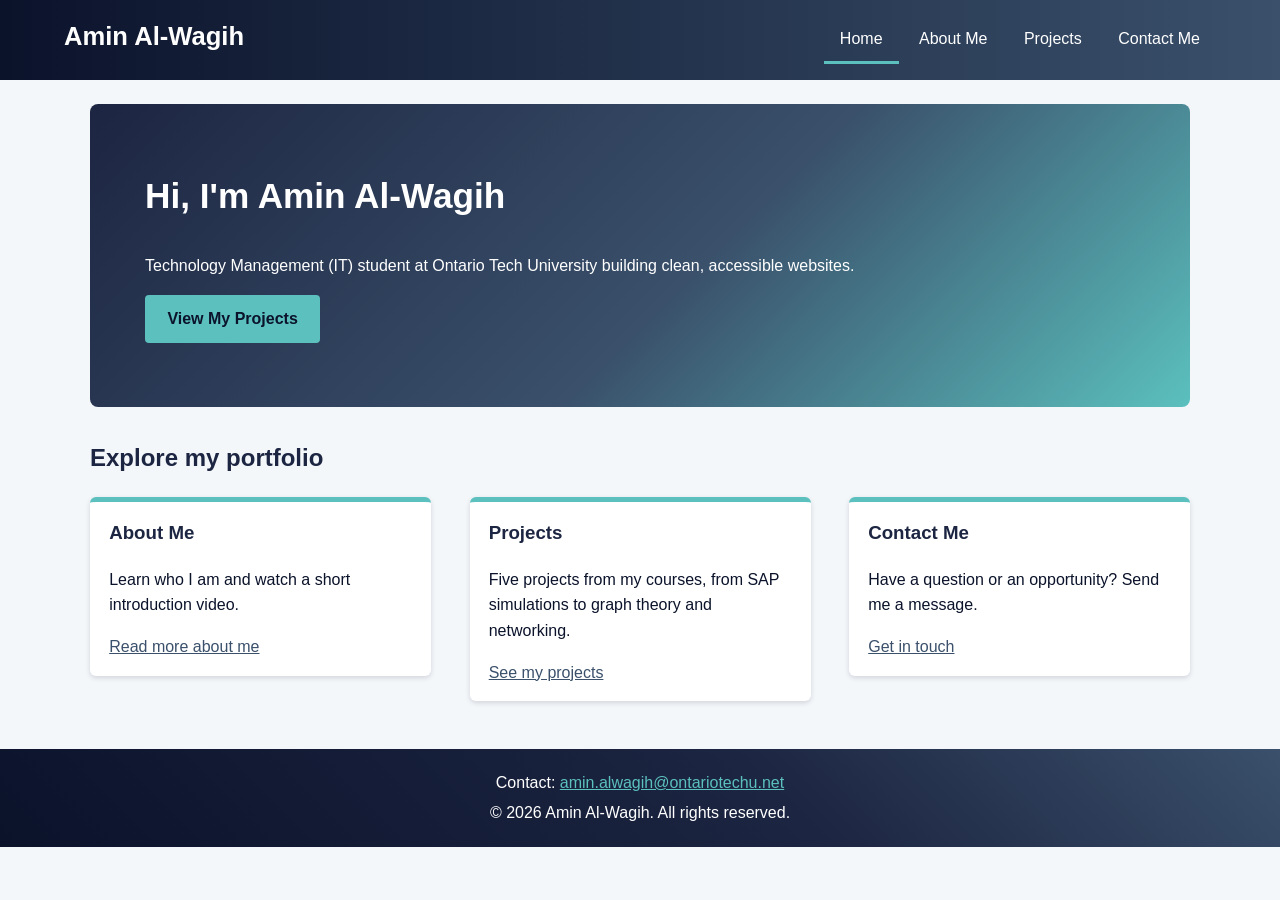
<file: index.html>
<!DOCTYPE html>
<html lang="en">
<head>
  <meta charset="utf-8">
  <meta name="viewport" content="width=device-width, initial-scale=1">
  <title>Home | Amin Al-Wagih Portfolio</title>
  <meta name="description" content="Personal portfolio of Amin Al-Wagih, a Technology Management (IT) student at Ontario Tech University.">
  <!-- Shared styles first, then one stylesheet per viewport range -->
  <link rel="stylesheet" href="css/style.css">
  <link rel="stylesheet" href="css/mobile.css" media="screen and (max-width: 767px)">
  <link rel="stylesheet" href="css/tablet.css" media="screen and (min-width: 768px) and (max-width: 1023px)">
  <link rel="stylesheet" href="css/laptop.css" media="screen and (min-width: 1024px)">
</head>
<body>
  <a class="skip-link" href="#main">Skip to main content</a>

  <header class="site-header">
    <h1 class="logo">Amin Al-Wagih</h1>
    <nav aria-label="Main navigation">
      <ul class="nav-list">
        <li><a href="index.html" aria-current="page">Home</a></li>
        <li><a href="about.html">About Me</a></li>
        <li><a href="projects.html">Projects</a></li>
        <li><a href="contact.html">Contact Me</a></li>
      </ul>
    </nav>
  </header>

  <main id="main">
    <!-- Hero section uses the angled linear gradient (see README) -->
    <section class="hero">
      <h2>Hi, I'm Amin Al-Wagih</h2>
      <p>Technology Management (IT) student at Ontario Tech University building clean, accessible websites.</p>
      <a class="button" href="projects.html">View My Projects</a>
    </section>

    <section class="clearfix" aria-labelledby="explore-heading">
      <h2 id="explore-heading">Explore my portfolio</h2>
      <article class="card">
        <h3>About Me</h3>
        <p>Learn who I am and watch a short introduction video.</p>
        <a href="about.html">Read more about me</a>
      </article>
      <article class="card">
        <h3>Projects</h3>
        <p>Five projects from my courses, from SAP simulations to graph theory and networking.</p>
        <a href="projects.html">See my projects</a>
      </article>
      <article class="card">
        <h3>Contact Me</h3>
        <p>Have a question or an opportunity? Send me a message.</p>
        <a href="contact.html">Get in touch</a>
      </article>
    </section>
  </main>

  <footer class="site-footer">
    <p>Contact: <a href="mailto:amin.alwagih@ontariotechu.net">amin.alwagih@ontariotechu.net</a></p>
    <p>&copy; 2026 Amin Al-Wagih. All rights reserved.</p>
  </footer>
</body>
</html>
</file>
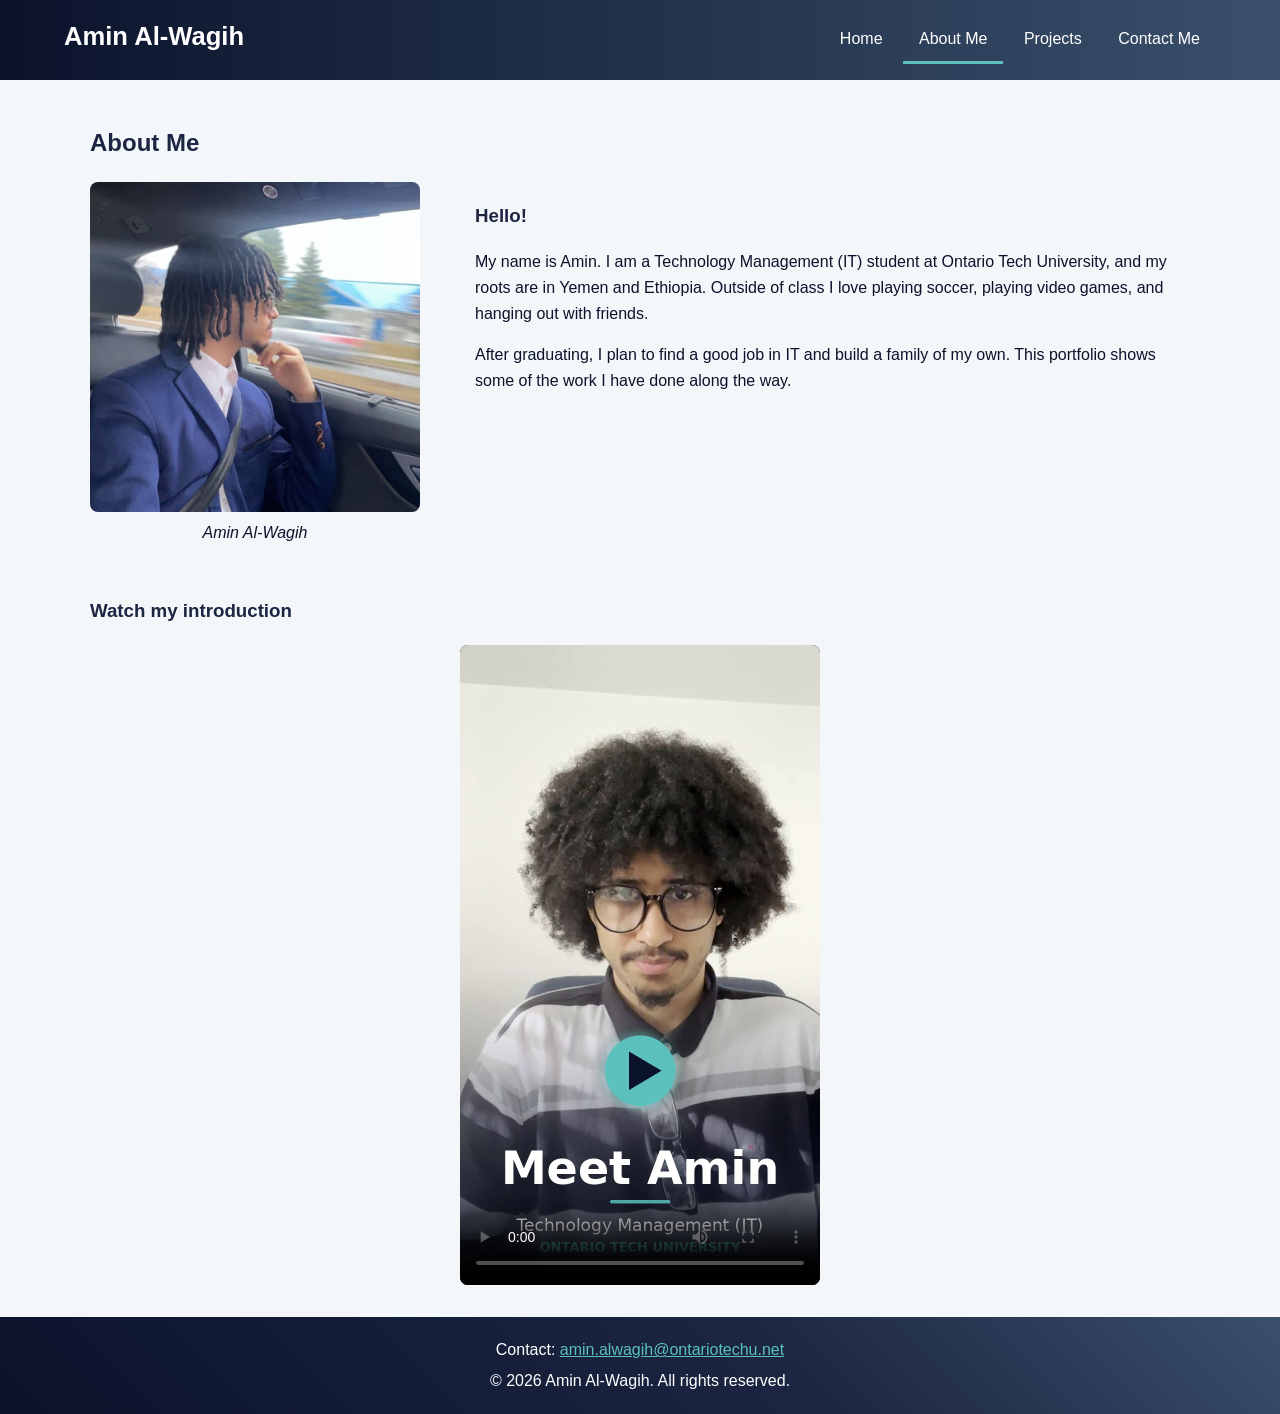
<file: about.html>
<!DOCTYPE html>
<html lang="en">
<head>
  <meta charset="utf-8">
  <meta name="viewport" content="width=device-width, initial-scale=1">
  <title>About Me | Amin Al-Wagih Portfolio</title>
  <meta name="description" content="About Amin Al-Wagih, with a short introduction video.">
  <link rel="stylesheet" href="css/style.css">
  <link rel="stylesheet" href="css/mobile.css" media="screen and (max-width: 767px)">
  <link rel="stylesheet" href="css/tablet.css" media="screen and (min-width: 768px) and (max-width: 1023px)">
  <link rel="stylesheet" href="css/laptop.css" media="screen and (min-width: 1024px)">
</head>
<body>
  <a class="skip-link" href="#main">Skip to main content</a>

  <header class="site-header">
    <h1 class="logo">Amin Al-Wagih</h1>
    <nav aria-label="Main navigation">
      <ul class="nav-list">
        <li><a href="index.html">Home</a></li>
        <li><a href="about.html" aria-current="page">About Me</a></li>
        <li><a href="projects.html">Projects</a></li>
        <li><a href="contact.html">Contact Me</a></li>
      </ul>
    </nav>
  </header>

  <main id="main">
    <h2>About Me</h2>

    <article class="about clearfix">
      <figure class="profile-photo">
        <img src="images/profile.jpg" alt="Amin Al-Wagih in a blue blazer and white shirt, looking out of a car window" width="400" height="400">
        <figcaption>Amin Al-Wagih</figcaption>
      </figure>
      <div class="about-text">
        <h3>Hello!</h3>
        <p>My name is Amin. I am a Technology Management (IT) student at Ontario Tech University, and my roots are in Yemen and Ethiopia. Outside of class I love playing soccer, playing video games, and hanging out with friends.</p>
        <p>After graduating, I plan to find a good job in IT and build a family of my own. This portfolio shows some of the work I have done along the way.</p>
      </div>
    </article>

    <section class="video-section" aria-labelledby="video-heading">
      <h3 id="video-heading">Watch my introduction</h3>
      <!-- HTML5 video: controls shows the player buttons, poster is the preview image.
           The video must be 45-60 seconds long and of you. -->
      <video controls poster="images/poster.jpg" preload="metadata">
        <source src="media/intro.mp4" type="video/mp4">
        <p>Your browser does not support HTML5 video. <a href="media/intro.mp4">Download the video</a> instead.</p>
      </video>
    </section>
  </main>

  <footer class="site-footer">
    <p>Contact: <a href="mailto:amin.alwagih@ontariotechu.net">amin.alwagih@ontariotechu.net</a></p>
    <p>&copy; 2026 Amin Al-Wagih. All rights reserved.</p>
  </footer>
</body>
</html>
</file>
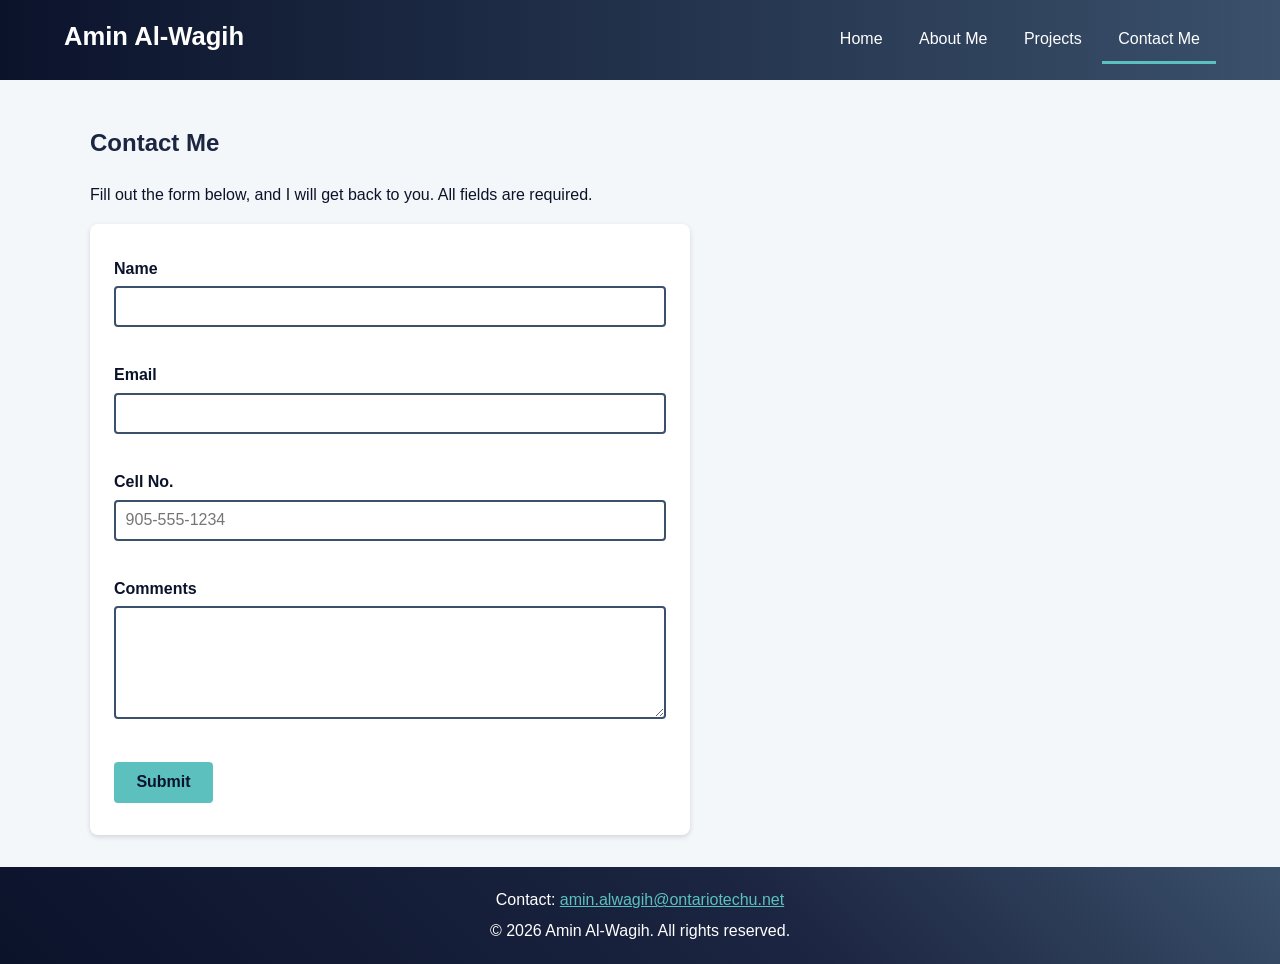
<file: contact.html>
<!DOCTYPE html>
<html lang="en">
<head>
  <meta charset="utf-8">
  <meta name="viewport" content="width=device-width, initial-scale=1">
  <title>Contact Me | Amin Al-Wagih Portfolio</title>
  <meta name="description" content="Send a message to Amin Al-Wagih using the contact form.">
  <link rel="stylesheet" href="css/style.css">
  <link rel="stylesheet" href="css/mobile.css" media="screen and (max-width: 767px)">
  <link rel="stylesheet" href="css/tablet.css" media="screen and (min-width: 768px) and (max-width: 1023px)">
  <link rel="stylesheet" href="css/laptop.css" media="screen and (min-width: 1024px)">
</head>
<body>
  <a class="skip-link" href="#main">Skip to main content</a>

  <header class="site-header">
    <h1 class="logo">Amin Al-Wagih</h1>
    <nav aria-label="Main navigation">
      <ul class="nav-list">
        <li><a href="index.html">Home</a></li>
        <li><a href="about.html">About Me</a></li>
        <li><a href="projects.html">Projects</a></li>
        <li><a href="contact.html" aria-current="page">Contact Me</a></li>
      </ul>
    </nav>
  </header>

  <main id="main">
    <h2>Contact Me</h2>
    <p>Fill out the form below, and I will get back to you. All fields are required.</p>

    <!-- novalidate lets contact.js show custom messages; the HTML5 rules (required, type, pattern) still apply -->
    <form id="contact-form" class="contact-form" action="#" method="post" novalidate>
      <p>
        <label for="name">Name</label>
        <input type="text" id="name" name="name" required minlength="2" maxlength="60"
               pattern="[A-Za-z][A-Za-z' \-]+" autocomplete="name"
               aria-describedby="name-error">
        <span class="error" id="name-error" role="alert"></span>
      </p>
      <p>
        <label for="email">Email</label>
        <input type="email" id="email" name="email" required autocomplete="email"
               pattern="[A-Za-z0-9._%+\-]+@[A-Za-z0-9.\-]+\.[A-Za-z]{2,}"
               aria-describedby="email-error">
        <span class="error" id="email-error" role="alert"></span>
      </p>
      <p>
        <label for="phone">Cell No.</label>
        <input type="tel" id="phone" name="phone" required placeholder="905-555-1234"
               pattern="\(?[0-9]{3}\)?[\- .]?[0-9]{3}[\- .]?[0-9]{4}" autocomplete="tel"
               aria-describedby="phone-error">
        <span class="error" id="phone-error" role="alert"></span>
      </p>
      <p>
        <label for="comments">Comments</label>
        <textarea id="comments" name="comments" rows="5" required minlength="10" maxlength="500"
                  aria-describedby="comments-error"></textarea>
        <span class="error" id="comments-error" role="alert"></span>
      </p>
      <p>
        <button type="submit" class="button">Submit</button>
      </p>
      <p id="form-status" class="status" role="status"></p>
    </form>
  </main>

  <footer class="site-footer">
    <p>Contact: <a href="mailto:amin.alwagih@ontariotechu.net">amin.alwagih@ontariotechu.net</a></p>
    <p>&copy; 2026 Amin Al-Wagih. All rights reserved.</p>
  </footer>

  <script src="js/contact.js"></script>
</body>
</html>
</file>
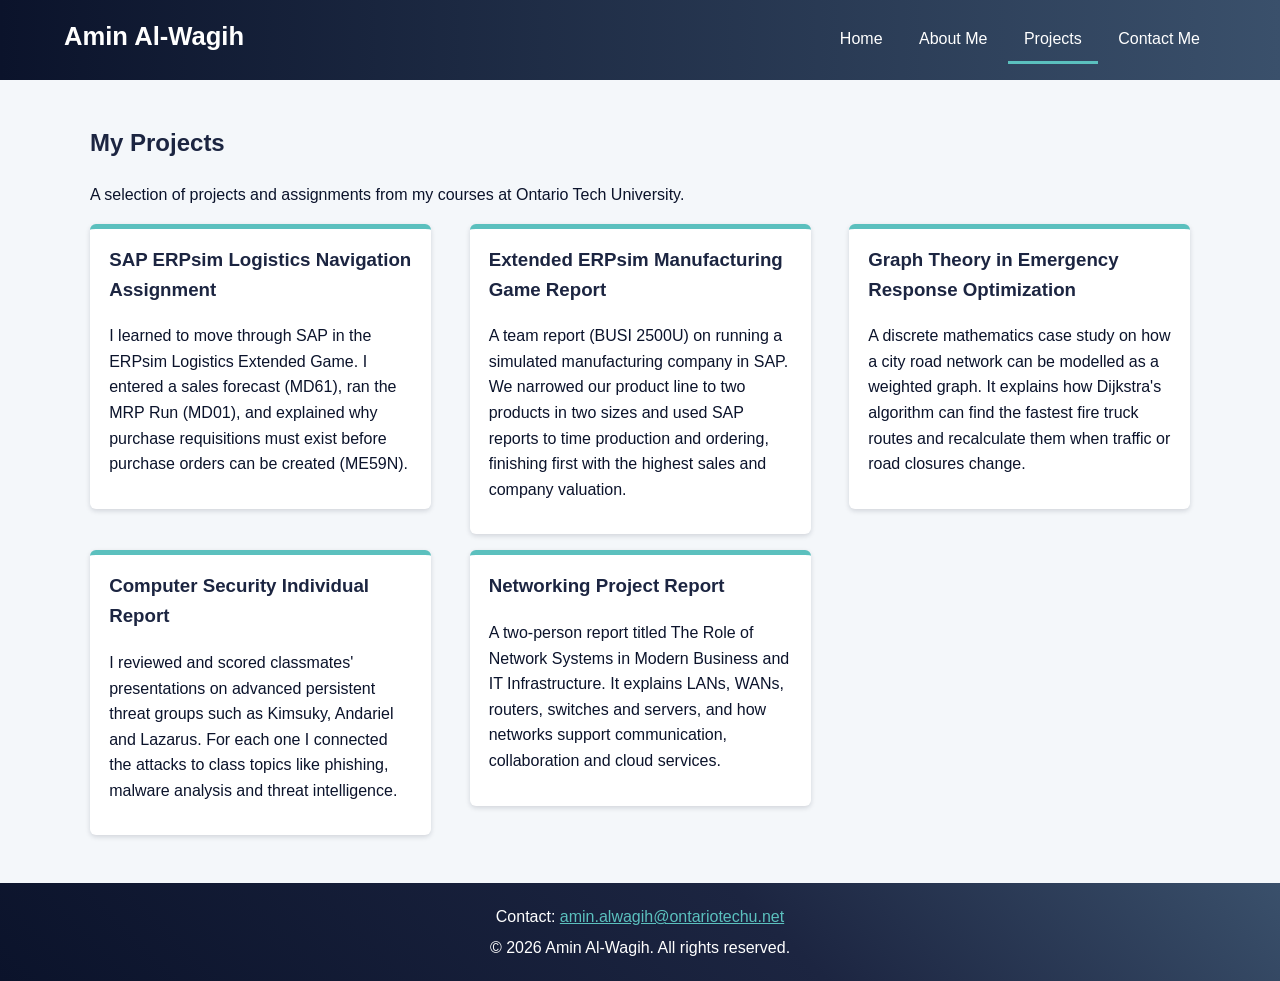
<file: projects.html>
<!DOCTYPE html>
<html lang="en">
<head>
  <meta charset="utf-8">
  <meta name="viewport" content="width=device-width, initial-scale=1">
  <title>Projects | Amin Al-Wagih Portfolio</title>
  <meta name="description" content="Projects and assignments completed by Amin Al-Wagih.">
  <link rel="stylesheet" href="css/style.css">
  <link rel="stylesheet" href="css/mobile.css" media="screen and (max-width: 767px)">
  <link rel="stylesheet" href="css/tablet.css" media="screen and (min-width: 768px) and (max-width: 1023px)">
  <link rel="stylesheet" href="css/laptop.css" media="screen and (min-width: 1024px)">
</head>
<body>
  <a class="skip-link" href="#main">Skip to main content</a>

  <header class="site-header">
    <h1 class="logo">Amin Al-Wagih</h1>
    <nav aria-label="Main navigation">
      <ul class="nav-list">
        <li><a href="index.html">Home</a></li>
        <li><a href="about.html">About Me</a></li>
        <li><a href="projects.html" aria-current="page">Projects</a></li>
        <li><a href="contact.html">Contact Me</a></li>
      </ul>
    </nav>
  </header>

  <main id="main">
    <h2>My Projects</h2>
    <p>A selection of projects and assignments from my courses at Ontario Tech University.</p>

    <div class="clearfix">
      <article class="card project">
        <h3>SAP ERPsim Logistics Navigation Assignment</h3>
        <p>I learned to move through SAP in the ERPsim Logistics Extended Game. I entered a sales forecast (MD61), ran the MRP Run (MD01), and explained why purchase requisitions must exist before purchase orders can be created (ME59N).</p>
      </article>

      <article class="card project">
        <h3>Extended ERPsim Manufacturing Game Report</h3>
        <p>A team report (BUSI 2500U) on running a simulated manufacturing company in SAP. We narrowed our product line to two products in two sizes and used SAP reports to time production and ordering, finishing first with the highest sales and company valuation.</p>
      </article>

      <article class="card project">
        <h3>Graph Theory in Emergency Response Optimization</h3>
        <p>A discrete mathematics case study on how a city road network can be modelled as a weighted graph. It explains how Dijkstra's algorithm can find the fastest fire truck routes and recalculate them when traffic or road closures change.</p>
      </article>

      <article class="card project">
        <h3>Computer Security Individual Report</h3>
        <p>I reviewed and scored classmates' presentations on advanced persistent threat groups such as Kimsuky, Andariel and Lazarus. For each one I connected the attacks to class topics like phishing, malware analysis and threat intelligence.</p>
      </article>

      <article class="card project">
        <h3>Networking Project Report</h3>
        <p>A two-person report titled The Role of Network Systems in Modern Business and IT Infrastructure. It explains LANs, WANs, routers, switches and servers, and how networks support communication, collaboration and cloud services.</p>
      </article>
    </div>
  </main>

  <footer class="site-footer">
    <p>Contact: <a href="mailto:amin.alwagih@ontariotechu.net">amin.alwagih@ontariotechu.net</a></p>
    <p>&copy; 2026 Amin Al-Wagih. All rights reserved.</p>
  </footer>
</body>
</html>
</file>
<file: css/style.css>
/* ==========================================================
   style.css - shared styles for every page and every viewport
   Colour scheme (Adobe Color, see README):
     Deep Navy  #0B132B   Midnight #1C2541   Steel Blue #3A506B
     Teal       #5BC0BE   Mist     #F4F7FA
   Layout uses fluid widths (percentages) and floats only.
   Flexbox is NOT used anywhere in this project.
   ========================================================== */

/* Colour variables so the scheme is defined in one place */
:root {
  --navy: #0B132B;
  --midnight: #1C2541;
  --steel: #3A506B;
  --teal: #5BC0BE;
  --mist: #F4F7FA;
}

* {
  box-sizing: border-box; /* padding is included in widths, which keeps percentage layouts predictable */
}

body {
  margin: 0;
  font-family: Arial, Helvetica, sans-serif;
  line-height: 1.6;
  color: var(--navy);
  background-color: var(--mist);
}

/* Clearfix: makes a container wrap around its floated children */
.clearfix::after {
  content: "";
  display: block;
  clear: both;
}

/* Skip link for keyboard and screen-reader users (accessibility) */
.skip-link {
  position: absolute;
  left: -9999px;
}
.skip-link:focus {
  left: 1rem;
  top: 1rem;
  background: var(--teal);
  color: var(--navy);
  padding: 0.5rem 1rem;
  z-index: 10;
}

/* ---------- Header and navigation ---------- */
/* Horizontal linear gradient (to right) on the header */
.site-header {
  background: linear-gradient(to right, var(--navy), var(--steel));
  color: #ffffff;
  padding: 1rem 5%;
  overflow: hidden; /* contains the floated nav */
}

.logo {
  margin: 0;
  font-size: 1.6rem;
}

.nav-list {
  list-style: none;
  margin: 0;
  padding: 0;
}

.nav-list li {
  display: inline-block; /* places links in a row without flexbox */
}

.nav-list a {
  display: block;
  padding: 0.6rem 1rem;
  color: #ffffff;
  text-decoration: none;
  border-bottom: 3px solid transparent;
}

.nav-list a:hover,
.nav-list a:focus,
.nav-list a[aria-current="page"] {
  border-bottom-color: var(--teal);
}

/* ---------- Main content ---------- */
main {
  width: 90%;
  max-width: 1100px;
  margin: 0 auto;
  padding: 1.5rem 0 2rem;
}

h2, h3 {
  color: var(--midnight);
}

a {
  color: var(--steel);
}

/* Angled linear gradient (135deg) on the home page hero banner */
.hero {
  background: linear-gradient(135deg, var(--midnight) 0%, var(--steel) 55%, var(--teal) 100%);
  color: #ffffff;
  padding: 3rem 5%;
  border-radius: 8px;
  margin-bottom: 2rem;
}
.hero h2 {
  color: #ffffff;
  margin-top: 0;
}

.button {
  display: inline-block;
  background-color: var(--teal);
  color: var(--navy);
  font-weight: bold;
  font-size: 1rem;
  padding: 0.7rem 1.4rem;
  border: none;
  border-radius: 4px;
  text-decoration: none;
  cursor: pointer;
}
.button:hover,
.button:focus {
  background-color: var(--navy);
  color: #ffffff;
}

/* ---------- Cards (home page and projects page) ---------- */
.card {
  float: left;
  width: 100%;           /* overridden in the viewport CSS files */
  background-color: #ffffff;
  border-top: 5px solid var(--teal);
  border-radius: 6px;
  padding: 1rem 1.2rem;
  margin-bottom: 1rem;
  box-shadow: 0 2px 5px rgba(11, 19, 43, 0.15);
}
.card h3 {
  margin-top: 0;
}

/* ---------- About page ---------- */
.profile-photo {
  float: left;
  width: 100%;
  margin: 0 0 1rem;
}
.profile-photo img {
  width: 100%;       /* fluid image */
  height: auto;
  border-radius: 8px;
}
.profile-photo figcaption {
  text-align: center;
  font-style: italic;
}
.about-text {
  float: left;
  width: 100%;
}

.video-section {
  clear: both;
  padding-top: 1rem;
}
.video-section video {
  display: block;
  width: 100%;       /* fluid video */
  max-width: 360px;  /* the intro video is a portrait (phone) recording, so keep it narrow */
  margin: 0 auto;
  height: auto;
  background-color: var(--navy);
  border-radius: 8px;
}

/* ---------- Contact form ---------- */
.contact-form {
  width: 100%;
  max-width: 600px;
  background-color: #ffffff;
  padding: 1rem 1.5rem;
  border-radius: 8px;
  box-shadow: 0 2px 5px rgba(11, 19, 43, 0.15);
}
.contact-form label {
  display: block;
  font-weight: bold;
  margin-bottom: 0.3rem;
}
.contact-form input,
.contact-form textarea {
  width: 100%;
  padding: 0.6rem;
  font-size: 1rem;
  font-family: inherit;
  border: 2px solid var(--steel);
  border-radius: 4px;
}
.contact-form input:focus,
.contact-form textarea:focus {
  outline: 3px solid var(--teal);
}
.contact-form input.invalid,
.contact-form textarea.invalid {
  border-color: #9b1c1c;
}
.error {
  display: block;
  color: #9b1c1c; /* dark red keeps good contrast on white */
  font-size: 0.9rem;
  min-height: 1.2rem;
}
.status {
  color: #14532d;
  font-weight: bold;
}

/* ---------- Footer ---------- */
/* Angled gradient (45deg) on the footer */
.site-footer {
  background: linear-gradient(45deg, var(--navy), var(--midnight) 60%, var(--steel));
  color: #ffffff;
  text-align: center;
  padding: 1rem 5%;
  clear: both;
}
.site-footer p {
  margin: 0.3rem 0;
}
.site-footer a {
  color: var(--teal);
}
</file>
<file: css/mobile.css>
/* ==========================================================
   mobile.css - phones, loaded only when width is 767px or less
   Single column layout: everything stacks and uses the full width.
   ========================================================== */

.site-header {
  text-align: center;
}

/* Nav links become a stacked list of full-width tap targets */
.nav-list li {
  display: block;
}
.nav-list a {
  padding: 0.8rem 1rem; /* large touch target */
  border-bottom: 1px solid #3A506B; /* Steel Blue from the colour scheme */
}

.hero {
  padding: 2rem 5%;
}
.hero h2 {
  font-size: 1.5rem;
}

/* One card per row */
.card {
  width: 100%;
}

.profile-photo {
  width: 70%;
  margin-left: 15%;
  margin-right: 15%;
}
.about-text {
  width: 100%;
}
</file>
<file: css/tablet.css>
/* ==========================================================
   tablet.css - loaded only when width is 768px to 1023px
   Two column layout using percentage widths and floats.
   ========================================================== */

.site-header {
  text-align: center;
}

/* Nav links sit in a centred row */
.nav-list {
  text-align: center;
}

/* Two cards per row: 48% + 48% + 4% of gutter */
.card {
  width: 48%;
  margin-right: 4%;
}
.card:nth-of-type(2n) {
  margin-right: 0;
}

/* Photo on the left, text on the right */
.profile-photo {
  width: 35%;
  margin-right: 5%;
}
.about-text {
  width: 60%;
}
</file>
<file: css/laptop.css>
/* ==========================================================
   laptop.css - loaded only when width is 1024px or more
   Three column layout using percentage widths and floats.
   ========================================================== */

/* Logo on the left, nav on the right (float instead of flexbox) */
.logo {
  float: left;
}
.nav-list {
  float: right;
}

/* Three cards per row: 31% x 3 + 3.5% x 2 gutters = 100% */
.card {
  width: 31%;
  margin-right: 3.5%;
}
.card:nth-of-type(3n) {
  margin-right: 0;
}

/* Photo on the left, text on the right */
.profile-photo {
  width: 30%;
  margin-right: 5%;
}
.about-text {
  width: 65%;
}

.hero {
  padding: 4rem 5%;
}
.hero h2 {
  font-size: 2.2rem;
}
</file>
